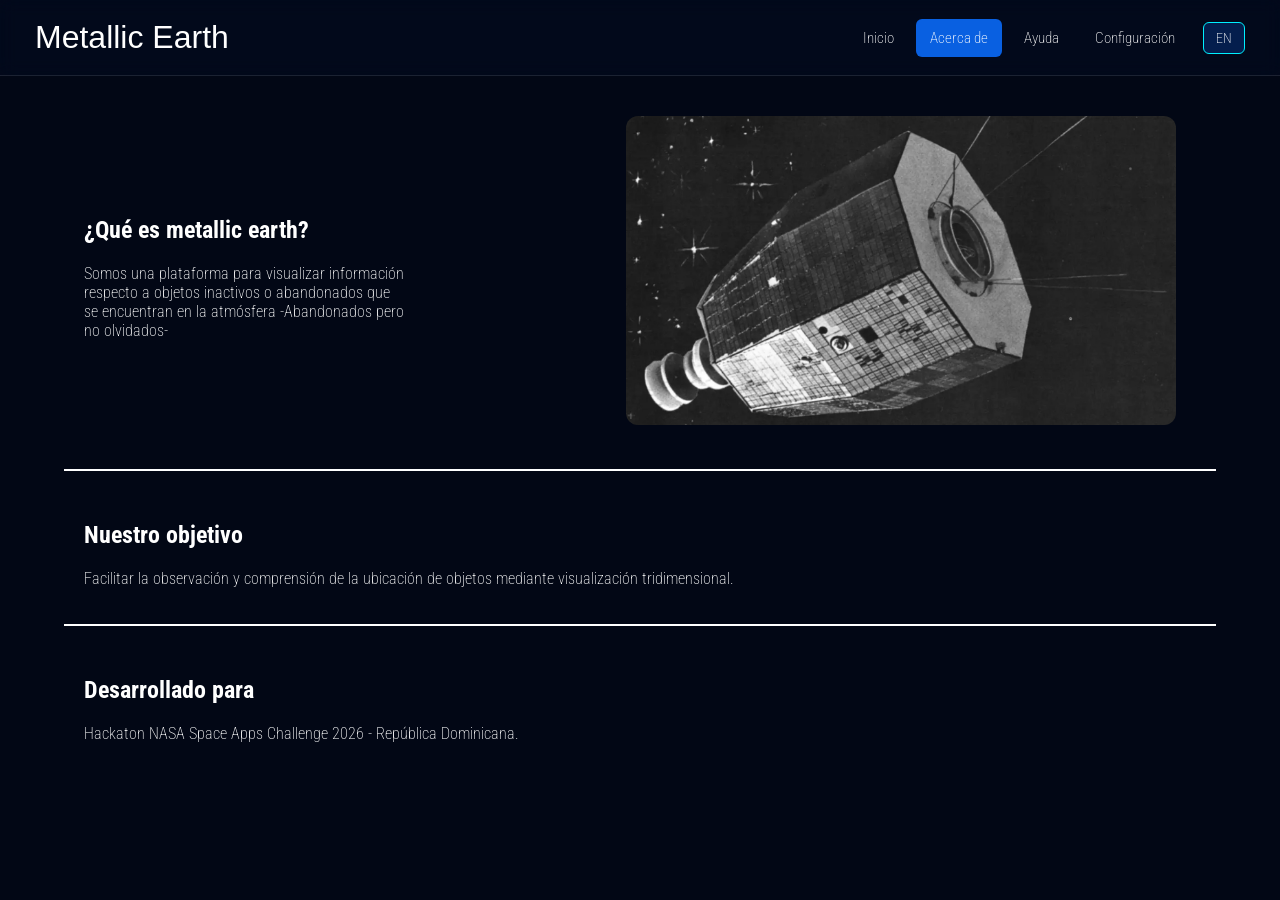
<file: app/AcercaDe.html>
<!DOCTYPE html>
<html lang="es">

<head>
    <meta charset="UTF-8">
    <meta name="viewport" content="width=device-width, initial-scale=1.0">
    <title>Metallic Earth - Acerca de</title>
    <link rel="stylesheet" href="stilo.css">
</head>

<body>
    <!-- fondo-->
    <div class="fondo"></div>
    <div class="capa-fondo"></div>

    <!-- ENCABEZADO -->
    <header>
        <h1>Metallic Earth</h1>
        <nav>
            <a href="index.html" data-i18n="navInicio">Inicio</a>
            <a href="AcercaDe.html" class="seleccionado" data-i18n="navAcerca">Acerca de</a>
            <a href="ayuda.html" data-i18n="navAyuda">Ayuda</a>
            <a href="configuración.html" data-i18n="navConfig">Configuración</a>
            <button id="btn-idioma-nav" class="btn-idioma-nav" type="button" aria-label="Cambiar idioma">
                <span id="texto-idioma-nav">EN</span>
            </button>
        </nav>
    </header>

    <div class="Quees">
        <div class="CajaTexto">
            <h2 data-i18n="acercaQueEs">¿Qué es metallic earth?</h2>
            <p data-i18n="acercaQueEsTxt">Somos una plataforma para visualizar información respecto a objetos inactivos o abandonados
            que se encuentran en la atmósfera -Abandonados pero no olvidados-
            </p>
        </div>
        <div class="cajaImagen">
            <img src="imagenes/saletite abandonado2.jpg" alt="Satelite Abandonado">
        </div>
    </div>

    <div class="Objetivo">
        <h2 data-i18n="acercaObjetivo">Nuestro objetivo</h2>
        <p data-i18n="acercaObjetivoTxt">Facilitar la observación y comprensión de la ubicación de objetos mediante visualización tridimensional.</p>
    </div>

    <div class="Desarrollado">
        <h2 data-i18n="acercaDesarrollado">Desarrollado para</h2>
        <p data-i18n="acercaDesarrolladoTxt">Hackaton NASA Space Apps Challenge 2026 - República Dominicana.</p>
    </div>

    <!-- Script de internacionalización global -->
    <script src="traductor.js"></script>
</body>

</html>
</file>
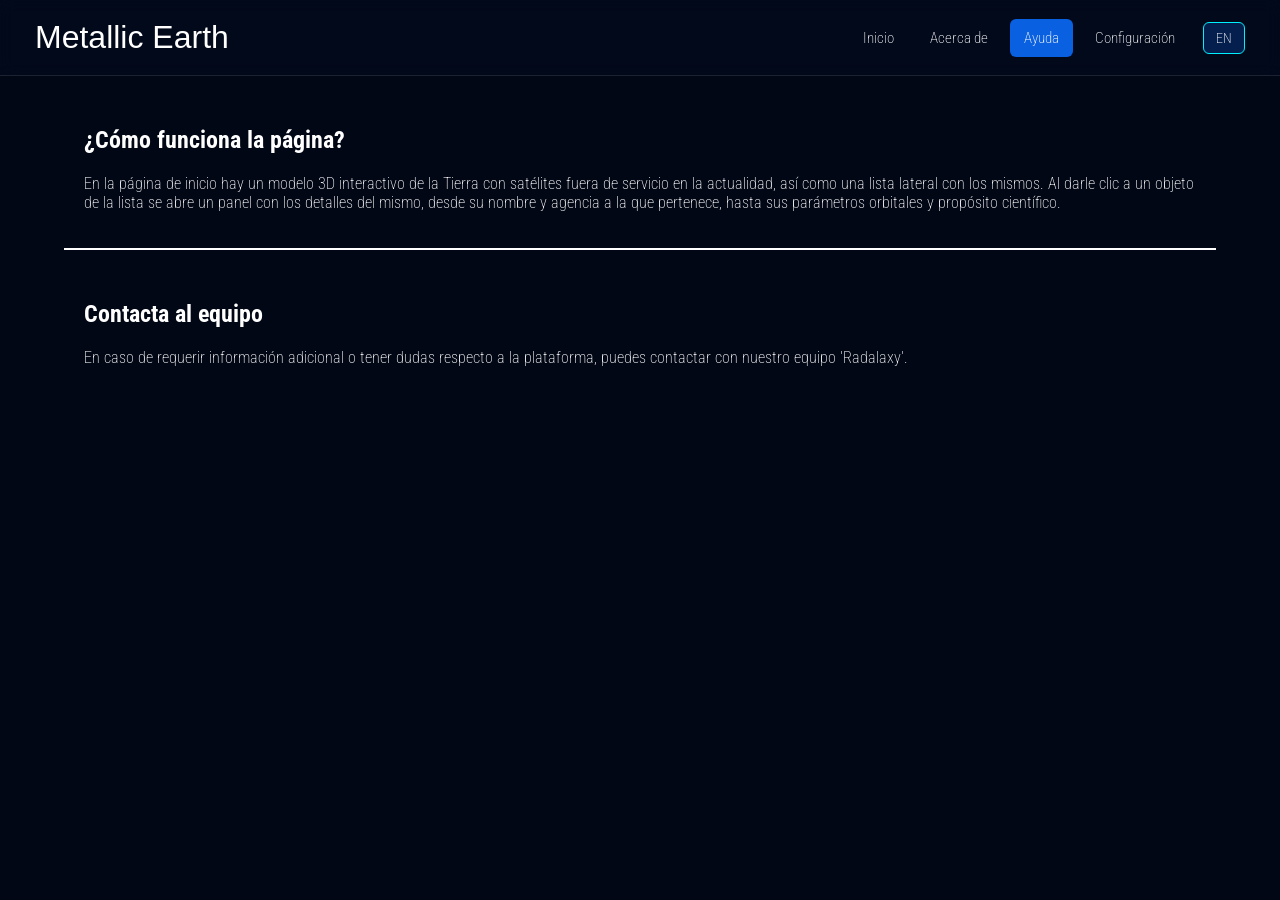
<file: app/ayuda.html>
<!DOCTYPE html>
<html lang="es">

<head>
    <meta charset="UTF-8">
    <meta name="viewport" content="width=device-width, initial-scale=1.0">
    <title>Metallic Earth - Ayuda</title>
    <link rel="stylesheet" href="stilo.css">
</head>

<body>
    <!-- fondo-->
    <div class="fondo"></div>
    <div class="capa-fondo"></div>

    <!-- ENCABEZADO -->
    <header>
        <h1>Metallic Earth</h1>
        <nav>
            <a href="index.html" data-i18n="navInicio">Inicio</a>
            <a href="AcercaDe.html" data-i18n="navAcerca">Acerca de</a>
            <a href="ayuda.html" class="seleccionado" data-i18n="navAyuda">Ayuda</a>
            <a href="configuración.html" data-i18n="navConfig">Configuración</a>
            <button id="btn-idioma-nav" class="btn-idioma-nav" type="button" aria-label="Cambiar idioma">
                <span id="texto-idioma-nav">EN</span>
            </button>
        </nav>
    </header>

    <div class="Funcionamiento">
        <h2 data-i18n="ayudaFuncionamiento">¿Cómo funciona la página?</h2>
        <p data-i18n="ayudaFuncionamientoTxt">En la página de inicio hay un modelo 3D interactivo de la Tierra con satélites fuera de servicio en la actualidad, así como una lista lateral con los mismos. Al darle clic a un objeto de la lista se abre un panel con los detalles del mismo, desde su nombre y agencia a la que pertenece, hasta sus parámetros orbitales y propósito científico.
        </p>
    </div>

    <div class="Contacto">
        <h2 data-i18n="ayudaContacto">Contacta al equipo</h2>
        <p data-i18n="ayudaContactoTxt">En caso de requerir información adicional o tener dudas respecto a la plataforma, puedes contactar con nuestro equipo "Radalaxy".</p>
    </div>

    <!-- Script de internacionalización global -->
    <script src="traductor.js"></script>
</body>

</html>
</file>
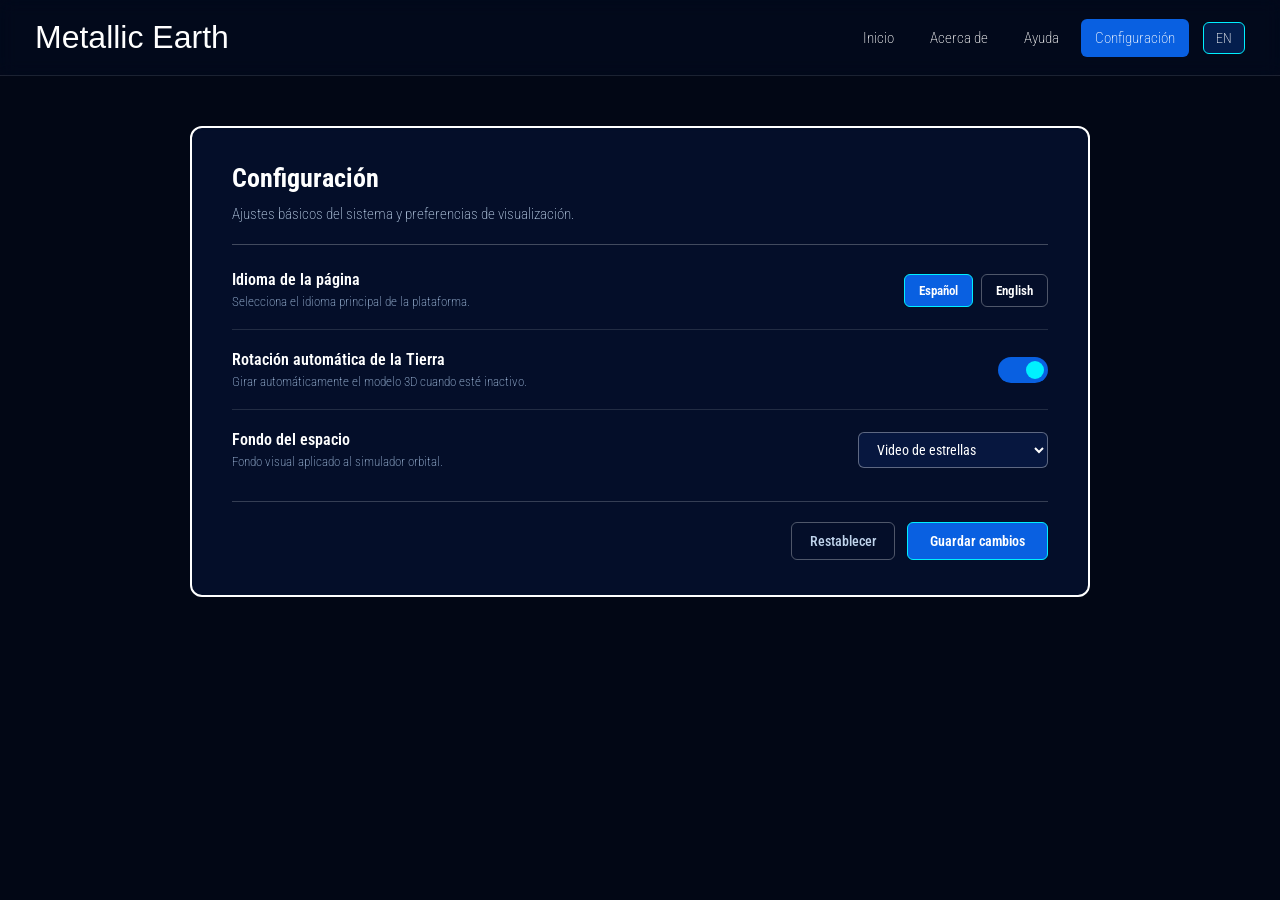
<file: app/configuracion.html>
<!DOCTYPE html>
<html lang="es">

<head>
    <meta charset="UTF-8">
    <meta name="viewport" content="width=device-width, initial-scale=1.0">
    <title data-i18n="docTitleConfig">Metallic Earth - Configuración</title>
    <link rel="stylesheet" href="stilo.css">
    <link rel="stylesheet" href="configuracion.css">
</head>

<body>
    <!-- fondo-->
    <div class="fondo"></div>
    <div class="capa-fondo"></div>

    <!-- ENCABEZADO -->
    <header>
        <h1>Metallic Earth</h1>
        <nav>
            <a href="index.html" data-i18n="navInicio">Inicio</a>
            <a href="AcercaDe.html" data-i18n="navAcerca">Acerca de</a>
            <a href="ayuda.html" data-i18n="navAyuda">Ayuda</a>
            <a href="configuración.html" class="seleccionado" data-i18n="navConfig">Configuración</a>
            <button id="btn-idioma-nav" class="btn-idioma-nav" type="button" aria-label="Cambiar idioma">
                <span id="texto-idioma-nav">EN</span>
            </button>
        </nav>
    </header>

    <!-- UNICO RECUADRO DE CONFIGURACION (Estilo AcercaDe.html) -->
    <div class="Configuracion">
        <h2 data-i18n="configTitulo">Configuración</h2>
        <p class="subtitulo-config" data-i18n="configSubtitulo">Ajustes básicos del sistema y preferencias de visualización.</p>

        <div class="config-filas">

            <!-- Fila 1: Idioma de la página y botón de traducción -->
            <div class="config-fila">
                <div class="config-info">
                    <span class="config-label" data-i18n="optIdiomaTitulo">Idioma de la página</span>
                    <span class="config-desc" data-i18n="optIdiomaDesc">Selecciona el idioma principal de la plataforma.</span>
                </div>
                <div class="grupo-idioma-simple">
                    <button type="button" class="btn-idioma-opcion activo" id="btn-lang-es" data-i18n="btnEs">Español</button>
                    <button type="button" class="btn-idioma-opcion" id="btn-lang-en" data-i18n="btnEn">English</button>
                    
                </div>
            </div>

            <!-- Fila 2: Rotación automática -->
            <div class="config-fila">
                <div class="config-info">
                    <span class="config-label" data-i18n="optRotacionTitulo">Rotación automática de la Tierra</span>
                    <span class="config-desc" data-i18n="optRotacionDesc">Girar automáticamente el modelo 3D cuando esté inactivo.</span>
                </div>
                <label class="switch" aria-label="Rotación automática">
                    <input type="checkbox" id="cfg-rotacion" checked>
                    <span class="slider"></span>
                </label>
            </div>


            <!-- Fila 3: Fondo espacial -->
            <div class="config-fila">
                <div class="config-info">
                    <span class="config-label" data-i18n="optFondoTitulo">Fondo del espacio</span>
                    <span class="config-desc" data-i18n="optFondoDesc">Fondo visual aplicado al simulador orbital.</span>
                </div>
                <select id="cfg-fondo" class="select-simple" aria-label="Fondo del espacio">
                    <option value="video" data-i18n="fondoVideo">Video de estrellas</option>
                    <option value="imagen" data-i18n="fondoImagen">Imagen fija del cosmos</option>
                    <option value="oscuro" data-i18n="fondoOscuro">Fondo oscuro</option>
                </select>
            </div>

        </div>

        <!-- Pie del recuadro: Guardar y Restablecer -->
        <div class="config-pie">
            <button type="button" id="btn-restablecer-config" class="btn-restablecer-simple" data-i18n="btnRestablecer">Restablecer</button>
            <button type="button" id="btn-guardar-config" class="btn-guardar-simple" data-i18n="btnGuardar">Guardar cambios</button>
        </div>
    </div>

    <!-- Toast flotante simple sin emojis -->
    <div id="toast-notificacion" class="toast-simple" role="status" aria-live="polite">
        <span id="toast-mensaje">Configuración guardada con éxito.</span>
    </div>

    <!-- Scripts de internacionalización y configuración -->
    <script src="traductor.js"></script>
    <script src="configuracion.js"></script>
</body>

</html>
</file>
<file: app/stilo.css>
@import url('https://fonts.googleapis.com/css2?family=BBH+Bogle&family=Roboto+Condensed:ital,wght@0,100..900;1,100..900&display=swap');/* configuracion general */

* {
    box-sizing: border-box;
}

body {
    margin: 0;
    font-family: "Roboto Condensed", sans-serif;
    font-optical-sizing: auto;
    font-weight: 200;
  font-style: normal;
    color: #FFFFFF;
    background-color: #07173f;
    min-height: 100vh;
    overflow-y: auto;
    overflow-x: hidden;
}

/*Fondo*/

#video-fondo {
    position: fixed;
    top: 0;
    left: 0;
    width: 100%;
    height: 100%;
    object-fit: cover;
    z-index: -2;
}
.fondo {
    position: fixed;
    top: 0;
    left: 0;
    width: 100%;
    height: 100%;
    background-color: rgba(0, 0, 0, 0.70);
    z-index: -2;
}

.capa-fondo {
    position: fixed;
    inset: 0;
    background-color: rgba(3, 10, 30, 0.20);
    z-index: -1;
    pointer-events: none;
}

/* Encabezado */

header {
    height: 76px;
    width: 100%;
    padding: 0 35px;

    display: flex;
    align-items: center;
    justify-content: space-between;

    background-color: rgba(7, 23, 63, 0.141);
    border-bottom: 1px solid rgba(255, 255, 255, 0.10);

    backdrop-filter: blur(8px);
    -webkit-backdrop-filter: blur(8px);
}

header h1 {
    margin: 0;
    color: #FFFFFF;
    font-family: "BBH Bogle", sans-serif;
  font-weight: 400;
  font-style:normal;
    
   
}

header nav {
    display: flex;
    align-items: center;
    gap: 8px;
}

header nav a {
    color: #FFFFFF;
    text-decoration: none;

    padding: 10px 14px;
    border-radius: 6px;

    font-size: 15px;
    transition: background-color 0.2s ease;
}

header nav a.seleccionado 
{
    background-color: #0960E1;
    border-color: #0960E1;
}

header nav a:hover {
    background-color: #0960E1;
}

/* Botón global de traducción en el encabezado */
.btn-idioma-nav {
    display: inline-flex;
    align-items: center;
    gap: 6px;
    background: rgba(9, 96, 225, 0.25);
    border: 1px solid #00f0ff;
    color: #FFFFFF;
    padding: 7px 12px;
    border-radius: 6px;
    font-size: 14px;
    font-weight: 600;
    cursor: pointer;
    transition: all 0.2s ease;
    outline: none;
   font-family: "Roboto Condensed", sans-serif;
    font-optical-sizing: auto;
    font-weight: 200;
  font-style: normal;
    margin-left: 6px;
}

.btn-idioma-nav:hover {
    background: #0960E1;
    box-shadow: 0 0 12px rgba(0, 240, 255, 0.45);
    transform: translateY(-1px);
}

.btn-idioma-nav:active {
    transform: translateY(0);
}

.btn-idioma-nav .icono-nav-globo {
    font-size: 15px;
}

.btn-idioma-nav .badge-nav-lang {
    background: rgba(0, 240, 255, 0.2);
    color: #00f0ff;
    border: 1px solid rgba(0, 240, 255, 0.5);
    padding: 1px 5px;
    border-radius: 4px;
    font-size: 11px;
    font-weight: 700;
}

/* Contenido principal */

.contenedor {
    display: flex;
    width: 100%;
    height: calc(100vh - 76px);
    position: relative;
    overflow: hidden;
}

/* Lista de objetos */

.lista {
    width: 285px;
    min-width: 285px;
    height: 100%;
    padding: 25px 18px;
    color: #FFFFFF;
    background-color: rgba(7, 23, 63, 0.141);
    border-right: 1px solid rgba(150, 180, 230, 0.18);
    backdrop-filter: blur(8px);
    -webkit-backdrop-filter: blur(8px);
    overflow-y: auto;
    
}

.lista h2 {
    font-family: "Roboto Condensed", sans-serif;
    font-optical-sizing: auto;
    font-weight: 700;
    font-style: normal;
    margin: 0 0 22px 0;
    font-size: 21px;
   
}

.lista nav {
    display: flex;
    flex-direction: column;
    gap: 9px;
}

.lista nav li {
    list-style: none;
}

.lista nav li a {
    display: flex;
    align-items: center;
    gap: 12px;

    padding: 13px 14px;

    color: #FFFFFF;
    text-decoration: none;
    font-size: 15px;

    background-color: rgba(7, 23, 63, 0.30);
    border: 1px solid rgba(150, 180, 230, 0.14);
    border-radius: 8px;

    transition: all 0.2s ease;
}

/* Indicador de cada objeto */

.lista nav li a::before {
    content: "";
    width: 9px;
    height: 9px;
    min-width: 9px;

    border-radius: 50%;
    background-color: #0960E1;

    box-shadow: 0 0 8px rgba(9, 96, 225, 0.7);
}

.lista nav li a:hover {
    background-color: rgba(9, 96, 225, 0.22);
    border-color: #0960E1;
    transform: translateX(3px);
}

/* Objeto seleccionado */

.lista nav li a.seleccionado {
    background-color: rgba(9, 96, 225, 0.30);
    border-color: #0960E1;
}

/* Área de interacción del planeta */
.area-planeta {
    width: 100%;
    height: 100%;
    display: flex;
    justify-content: center;
    align-items: center;
    position: relative;
}

/* Aviso de carga del modelo 3D */
.aviso-carga {
    position: absolute;
    top: 50%;
    left: 50%;
    transform: translate(-50%, -50%);
    z-index: 50;

    display: flex;
    flex-direction: column;
    align-items: center;
    gap: 16px;

    background-color: rgba(5, 17, 48, 0.88);
    border: 1px solid rgba(0, 240, 255, 0.45);
    border-radius: 14px;
    padding: 24px 34px;
    box-shadow: 0 0 35px rgba(0, 240, 255, 0.25), 0 10px 40px rgba(0, 0, 0, 0.85);
    backdrop-filter: blur(12px);
    -webkit-backdrop-filter: blur(12px);

    pointer-events: none;
    transition: opacity 0.45s ease, transform 0.45s ease;
    opacity: 1;
}

.aviso-carga.oculto {
    opacity: 0;
    transform: translate(-50%, -50%) scale(0.92);
}

.carga-spinner {
    position: relative;
    width: 48px;
    height: 48px;
    display: flex;
    align-items: center;
    justify-content: center;
}

.carga-orbita {
    position: absolute;
    inset: 0;
    border: 2px dashed rgba(0, 240, 255, 0.6);
    border-top-color: #00f0ff;
    border-right-color: transparent;
    border-radius: 50%;
    animation: rotarOrbita 1.6s linear infinite;
    box-shadow: 0 0 14px rgba(0, 240, 255, 0.4);
}

.carga-nucleo {
    width: 12px;
    height: 12px;
    background-color: #00f0ff;
    border-radius: 50%;
    box-shadow: 0 0 12px #00f0ff, 0 0 20px rgba(0, 240, 255, 0.8);
    animation: pulsarNucleo 1.6s ease-in-out infinite alternate;
}

@keyframes rotarOrbita {
    from {
        transform: rotate(0deg);
    }
    to {
        transform: rotate(360deg);
    }
}

@keyframes pulsarNucleo {
    from {
        transform: scale(0.85);
        opacity: 0.7;
    }
    to {
        transform: scale(1.2);
        opacity: 1;
    }
}

.carga-textos {
    display: flex;
    flex-direction: column;
    align-items: center;
    gap: 4px;
    text-align: center;
}

.carga-titulo {
    font-size: 15px;
    font-weight: 700;
    letter-spacing: 0.5px;
    color: #ffffff;
    text-shadow: 0 0 8px rgba(0, 240, 255, 0.4);
}

.carga-subtitulo {
    font-size: 12px;
    color: #9cb5db;
    letter-spacing: 0.3px;
}

.carga-barra-progreso {
    width: 180px;
    height: 4px;
    background-color: rgba(255, 255, 255, 0.12);
    border-radius: 4px;
    overflow: hidden;
    position: relative;
}

.carga-barra-fill {
    width: 15%;
    height: 100%;
    background: linear-gradient(90deg, #0960E1, #00f0ff);
    border-radius: 4px;
    box-shadow: 0 0 8px #00f0ff;
    transition: width 0.25s ease;
}


/*model viewer*/

.visualizacion {
    flex: 1;
    min-width: 0;
    height: 100%;

    display: flex;
    justify-content: center;
    align-items: center;

    padding: 12px;
}

model-viewer {
    display: block;

    width: 100%;
    height: 100%;

    background-color: transparent;
    --poster-color: transparent;
    cursor: grab;
}

model-viewer:active {
    cursor: grabbing;
}

/*barra de desplazamiento*/

.lista::-webkit-scrollbar {
    width: 5px;
}

.lista::-webkit-scrollbar-thumb {
    background-color: rgba(9, 96, 225, 0.65);
    border-radius: 10px;
}

/* Hotspots de satélites */

.satelite-hotspot {
    background: transparent;
    border: none;
    padding: 0;
    margin: 0;
    display: flex;
    flex-direction: column;
    align-items: center;
    cursor: pointer;
    pointer-events: auto;
    touch-action: pan-x pan-y;
    user-select: none;
    opacity: 1;
    transition: opacity 0.35s ease, filter 0.35s ease;
    z-index: 20;
}

/* Oclusión dinámica: se vuelve transparente cuando orbita por detrás de la Tierra */
.satelite-hotspot.detras-tierra {
    opacity: 0.15;
    pointer-events: none;
    filter: blur(0.6px);
}

/* Etiqueta con el nombre pequeño arriba - Alta visibilidad */
.satelite-etiqueta {
    font-size: 11px;
    font-weight: 700;
    letter-spacing: 0.8px;
    text-transform: uppercase;
    color: #ffffff;
    background-color: rgba(3, 11, 35, 0.95);
    border: 1.5px solid #00f0ff;
    box-shadow: 0 0 14px rgba(0, 240, 255, 0.6), 0 4px 10px rgba(0, 0, 0, 0.85);
    text-shadow: 0 0 4px rgba(0, 240, 255, 0.9);
    border-radius: 5px;
    padding: 3px 9px;
    margin-bottom: 7px;
    white-space: nowrap;
    backdrop-filter: blur(6px);
    -webkit-backdrop-filter: blur(6px);
    transition: all 0.2s ease;
}

/* Punto indicador del satélite - Núcleo luminoso */
.satelite-punto {
    position: relative;
    width: 11px;
    height: 11px;
    border-radius: 50%;
    background-color: #ffffff;
    border: 2px solid #00f0ff;
    box-shadow: 0 0 10px #00f0ff, 0 0 20px #00f0ff, 0 0 35px rgba(0, 240, 255, 0.9);
    transition: all 0.2s ease;
}

/* Efecto de onda/pulso alrededor del punto */
.satelite-punto::after {
    content: "";
    position: absolute;
    inset: -5px;
    border-radius: 50%;
    border: 2px solid rgba(0, 240, 255, 0.85);
    box-shadow: 0 0 8px rgba(0, 240, 255, 0.6);
    animation: pulso-satelite 2s infinite ease-out;
}

@keyframes pulso-satelite {
    0% {
        transform: scale(0.8);
        opacity: 1;
    }
    100% {
        transform: scale(2.8);
        opacity: 0;
    }
}

/* Hover y estado seleccionado */
.satelite-hotspot:hover .satelite-etiqueta,
.satelite-hotspot.seleccionado .satelite-etiqueta {
    background-color: rgba(9, 96, 225, 0.98);
    border-color: #ffffff;
    color: #ffffff;
    box-shadow: 0 0 18px rgba(0, 240, 255, 0.95), 0 4px 12px rgba(0, 0, 0, 0.9);
    transform: translateY(-3px) scale(1.08);
}

.satelite-hotspot:hover .satelite-punto,
.satelite-hotspot.seleccionado .satelite-punto {
    background-color: #ffffff;
    border-color: #ffffff;
    box-shadow: 0 0 15px #ffffff, 0 0 30px #00f0ff, 0 0 45px rgba(0, 240, 255, 1);
    transform: scale(1.4);
}


.panel-lateral {
    position: absolute;
    top: 0;
    right: 0;
    width: 380px;
    max-width: 90vw;
    height: 100%;
    z-index: 100;
    

    background-color: rgba(5, 17, 48, 0.88);
    border-left: 1px solid rgba(0, 229, 255, 0.35);
    box-shadow: -12px 0 35px rgba(0, 0, 0, 0.65);
    backdrop-filter: blur(14px);
    -webkit-backdrop-filter: blur(14px);

    display: flex;
    flex-direction: column;

    transform: translateX(105%);
    transition: transform 0.38s cubic-bezier(0.16, 1, 0.3, 1);
    visibility: hidden;
}

.panel-lateral.abierto {
    transform: translateX(0);
    visibility: visible;
}

/* Cabecera del panel */
.panel-header {
    display: flex;
    align-items: center;
    justify-content: space-between;
    padding: 22px 24px;
    border-bottom: 1px solid rgba(150, 180, 230, 0.16);
}

.panel-tag-box {
    display: flex;
    flex-direction: column;
    gap: 4px;
}

.panel-tag {
    font-size: 11px;
    letter-spacing: 1.2px;
    font-weight: 700;
    color: #00f0ff;
    text-transform: uppercase;
}

.panel-header h2 {
    margin: 0;
    font-size: 22px;
    font-weight: 700;
    color: #ffffff;
}

.btn-cerrar-panel {
    background: transparent;
    border: 1px solid rgba(150, 180, 230, 0.25);
    color: #ffffff;
    font-size: 24px;
    line-height: 1;
    width: 34px;
    height: 34px;
    border-radius: 6px;
    display: flex;
    align-items: center;
    justify-content: center;
    cursor: pointer;
    transition: all 0.2s ease;
}

.btn-cerrar-panel:hover {
    background-color: rgba(9, 96, 225, 0.4);
    border-color: #00f0ff;
    color: #00f0ff;
    transform: scale(1.05);
}

/* Cuerpo con scroll */
.panel-cuerpo {
    flex: 1;
    overflow-y: auto;
    padding: 22px 24px;
    display: flex;
    flex-direction: column;
    gap: 22px;
}

.panel-cuerpo::-webkit-scrollbar {
    width: 5px;
}

.panel-cuerpo::-webkit-scrollbar-thumb {
    background-color: rgba(9, 96, 225, 0.65);
    border-radius: 10px;
}

/* Tarjeta de estado */
.panel-estado-card {
    display: flex;
    align-items: center;
    gap: 10px;
    padding: 10px 14px;
    background-color: rgba(0, 240, 255, 0.08);
    border: 1px solid rgba(0, 240, 255, 0.25);
    border-radius: 8px;
}

.estado-indicador {
    width: 9px;
    height: 9px;
    border-radius: 50%;
    background-color: #00ff88;
    box-shadow: 0 0 8px #00ff88;
}

.estado-texto {
    font-size: 13px;
    font-weight: 600;
    color: #e0faff;
    letter-spacing: 0.3px;
}

/* Secciones de información */
.panel-seccion h3 {
    font-family: "Roboto Condensed", sans-serif;
    font-optical-sizing: auto;
    font-weight: 200;
  font-style: normal;
    margin: 0 0 12px 0;
    font-size: 14px;
    font-weight: 650;
    letter-spacing: 0.6px;
    text-transform: uppercase;
    color: #8bb3e8;
    border-left: 3px solid #00f0ff;
    padding-left: 8px;
}

/* Rejilla de telemetría */
.info-grid {
    display: grid;
    grid-template-columns: 1fr 1fr;
    gap: 10px;
}

.info-item {
    background-color: rgba(7, 23, 63, 0.55);
    border: 1px solid rgba(150, 180, 230, 0.16);
    border-radius: 8px;
    padding: 10px 12px;
    display: flex;
    flex-direction: column;
    gap: 4px;
}

.info-label {

    font-size: 11px;
    color: #9cb5db;
    text-transform: uppercase;
    letter-spacing: 0.4px;
}

.info-valor {
    font-size: 16px;
    font-weight: 700;
    color: #00f0ff;
    
    font-optical-sizing: auto;
    font-weight: 200;
  font-style: normal;
}

/* Descripción */
.panel-descripcion {
    margin: 0;
    font-size: 14px;
    line-height: 1.6;
    color: #d2e2f6;
    background-color: rgba(7, 23, 63, 0.45);
    border: 1px solid rgba(150, 180, 230, 0.14);
    border-radius: 8px;
    padding: 14px;
}

/* Detalles */
.panel-detalles-lista {
    list-style: none;
    margin: 0;
    padding: 0;
    display: flex;
    flex-direction: column;
    gap: 9px;
}

.panel-detalles-lista li {
    font-size: 13px;
    color: #c0d4ec;
    display: flex;
    justify-content: space-between;
    gap: 10px;
    padding-bottom: 6px;
    border-bottom: 1px solid rgba(150, 180, 230, 0.1);
}

.panel-detalles-lista li strong {
    color: #ffffff;
}

.panel-detalles-lista li span {
    color: #00f0ff;
    text-align: right;
}

.panel-detalles-lista li a {
    color: #00f0ff;
    text-align: right;
    text-decoration: underline;
    font-size: 13px;
    transition: color 0.2s ease;
}

.panel-detalles-lista li a:hover {
    color: #ffffff;
}
/* Pagina acerca de*/
.Quees
{
    display: flex;
    width: 90%;
    height: 30%;
    border-bottom: #FFFFFF;
    border-bottom-width: 2px;
    border-bottom-color: #FFFFFF; 
    border-bottom-style:solid;
    justify-content: center;
    margin-left: 5%;
}

.CajaTexto
{
    width: 40%;
    padding: 20px;
    margin-top: 100px;
    
}

.cajaImagen img
{
    margin: 40px;
    margin-left:200px;
    width: 550px;
    border-radius: 12px; 
}
.Objetivo
{
    width: 90%;
    height: 30%;
    border-bottom-width: 2px;
    border-bottom-color: #FFFFFF; 
    border-bottom-style:solid;
    justify-content: center;
    margin-left: 5%;
    padding: 20px;
    margin-top: 10px;
}

.Desarrollado{
    width: 90%;
    justify-content: center;
    margin-left: 5%;
    padding: 20px;
    margin-top: 10px;
}

/* Pagina Ayuda*/
.Funcionamiento
{
    width: 90%;
    height: 30%;
    border-bottom-width: 2px;
    border-bottom-color: #FFFFFF; 
    border-bottom-style:solid;
    justify-content: center;
    margin-left: 5%;
    padding: 20px;
    margin-top: 10px;
}
.Contacto
{
    width: 90%;
    justify-content: center;
    margin-left: 5%;
    padding: 20px;
    margin-top: 10px;
}
.panel-imagen-container {
    width:100%;
    height: 50%;
    display: flex;
    justify-content: center;
    margin-bottom: 20px;
}
</file>
<file: app/configuracion.css>
/* ==========================================================================
   Metallic Earth - Estilos Simples de Configuración (configuracion.css)
   Diseño minimalista y limpio alineado con acercaDe.html
   ========================================================================== */

/* Recuadro único principal de configuración */
.Configuracion {
    width: 90%;
    max-width: 900px;
    margin: 50px auto 80px auto;
    padding: 35px 40px;
    border: 2px solid #FFFFFF;
    border-radius: 12px;
    background-color: rgba(7, 23, 63, 0.50);
    backdrop-filter: blur(8px);
    -webkit-backdrop-filter: blur(8px);
    box-sizing: border-box;
}

.Configuracion h2 {
    font-size: 26px;
    margin: 0 0 10px 0;
    color: #FFFFFF;
    font-weight: 700;
}

.Configuracion .subtitulo-config {
    margin: 0 0 25px 0;
    font-size: 15px;
    color: #c0d4ec;
    border-bottom: 1px solid rgba(255, 255, 255, 0.25);
    padding-bottom: 18px;
    line-height: 1.5;
}

/* Lista de filas de opciones dentro del recuadro */
.config-filas {
    display: flex;
    flex-direction: column;
    gap: 20px;
}

.config-fila {
    display: flex;
    justify-content: space-between;
    align-items: center;
    gap: 20px;
    padding-bottom: 18px;
    border-bottom: 1px solid rgba(255, 255, 255, 0.12);
}

.config-fila:last-of-type {
    border-bottom: none;
    padding-bottom: 5px;
}

.config-info {
    flex: 1;
}

.config-label {
    display: block;
    font-size: 16px;
    font-weight: 600;
    color: #FFFFFF;
    margin-bottom: 4px;
}

.config-desc {
    display: block;
    font-size: 13px;
    color: #a4bedf;
    line-height: 1.4;
}

/* Botón de traducción simple */
.btn-traducir-simple {
    background-color: #0960E1;
    color: #FFFFFF;
    border: 1px solid #00f0ff;
    padding: 9px 18px;
    border-radius: 6px;
    font-size: 14px;
    font-weight: 600;
    font-family: inherit;
    cursor: pointer;
    transition: background-color 0.2s ease, transform 0.1s ease;
    white-space: nowrap;
}

.btn-traducir-simple:hover {
    background-color: #0c73ff;
}

.btn-traducir-simple:active {
    transform: scale(0.98);
}

/* Grupo selector de idioma */
.grupo-idioma-simple {
    display: flex;
    gap: 8px;
}

.btn-idioma-opcion {
    background-color: transparent;
    border: 1px solid rgba(255, 255, 255, 0.3);
    color: #FFFFFF;
    padding: 8px 14px;
    border-radius: 6px;
    font-size: 13px;
    font-weight: 600;
    cursor: pointer;
    font-family: inherit;
    transition: background-color 0.2s ease, border-color 0.2s ease;
}

.btn-idioma-opcion:hover {
    border-color: #00f0ff;
}

.btn-idioma-opcion.activo {
    background-color: #0960E1;
    border-color: #00f0ff;
}

/* Switch interruptor simple */
.switch {
    position: relative;
    display: inline-block;
    width: 50px;
    height: 26px;
    flex-shrink: 0;
}

.switch input {
    opacity: 0;
    width: 0;
    height: 0;
}

.slider {
    position: absolute;
    cursor: pointer;
    inset: 0;
    background-color: rgba(255, 255, 255, 0.2);
    border-radius: 26px;
    transition: background-color 0.3s ease;
}

.slider:before {
    position: absolute;
    content: "";
    height: 18px;
    width: 18px;
    left: 4px;
    bottom: 4px;
    background-color: #FFFFFF;
    border-radius: 50%;
    transition: transform 0.3s ease;
}

.switch input:checked + .slider {
    background-color: #0960E1;
}

.switch input:checked + .slider:before {
    transform: translateX(24px);
    background-color: #00f0ff;
}

/* Selector desplegable simple */
.select-simple {
    background-color: #07173f;
    color: #FFFFFF;
    border: 1px solid rgba(255, 255, 255, 0.35);
    padding: 8px 14px;
    border-radius: 6px;
    font-size: 14px;
    font-family: inherit;
    cursor: pointer;
    outline: none;
    min-width: 190px;
    transition: border-color 0.2s ease;
}

.select-simple:focus,
.select-simple:hover {
    border-color: #00f0ff;
}

.select-simple option {
    background-color: #07173f;
    color: #FFFFFF;
}

/* Barra inferior del recuadro para el botón de guardar */
.config-pie {
    margin-top: 25px;
    padding-top: 20px;
    border-top: 1px solid rgba(255, 255, 255, 0.2);
    display: flex;
    justify-content: flex-end;
    gap: 12px;
}

.btn-guardar-simple {
    background-color: #0960E1;
    color: #FFFFFF;
    border: 1px solid #00f0ff;
    padding: 10px 22px;
    border-radius: 6px;
    font-size: 14px;
    font-weight: 600;
    font-family: inherit;
    cursor: pointer;
    transition: background-color 0.2s ease;
}

.btn-guardar-simple:hover {
    background-color: #0d6efd;
}

.btn-guardar-simple:active {
    transform: scale(0.97);
}

.btn-restablecer-simple {
    background-color: transparent;
    color: #c0d4ec;
    border: 1px solid rgba(255, 255, 255, 0.3);
    padding: 10px 18px;
    border-radius: 6px;
    font-size: 14px;
    font-weight: 500;
    font-family: inherit;
    cursor: pointer;
    transition: background-color 0.2s ease, border-color 0.2s ease, transform 0.1s ease;
}

.btn-restablecer-simple:hover {
    border-color: #ffffff;
    color: #ffffff;
}

.btn-restablecer-simple:active {
    transform: scale(0.97);
}

/* Mensaje toast flotante simple sin emojis */
.toast-simple {
    position: fixed;
    bottom: 25px;
    right: 25px;
    background-color: #07173f;
    color: #FFFFFF;
    border: 1px solid #00f0ff;
    padding: 12px 20px;
    border-radius: 6px;
    box-shadow: 0 4px 16px rgba(0, 0, 0, 0.5);
    font-size: 14px;
    opacity: 0;
    transform: translateY(10px);
    transition: opacity 0.3s ease, transform 0.3s ease;
    pointer-events: none;
    z-index: 1000;
}

.toast-simple.visible {
    opacity: 1;
    transform: translateY(0);
}

/* Responsivo */
@media (max-width: 650px) {
    .Configuracion {
        width: 95%;
        padding: 20px;
        margin-top: 25px;
    }

    .config-fila {
        flex-direction: column;
        align-items: flex-start;
        gap: 12px;
    }

    .select-simple,
    .btn-traducir-simple,
    .grupo-idioma-simple {
        width: 100%;
    }

    .config-pie {
        flex-direction: column;
    }

    .btn-guardar-simple,
    .btn-restablecer-simple {
        width: 100%;
        text-align: center;
    }
}
</file>
